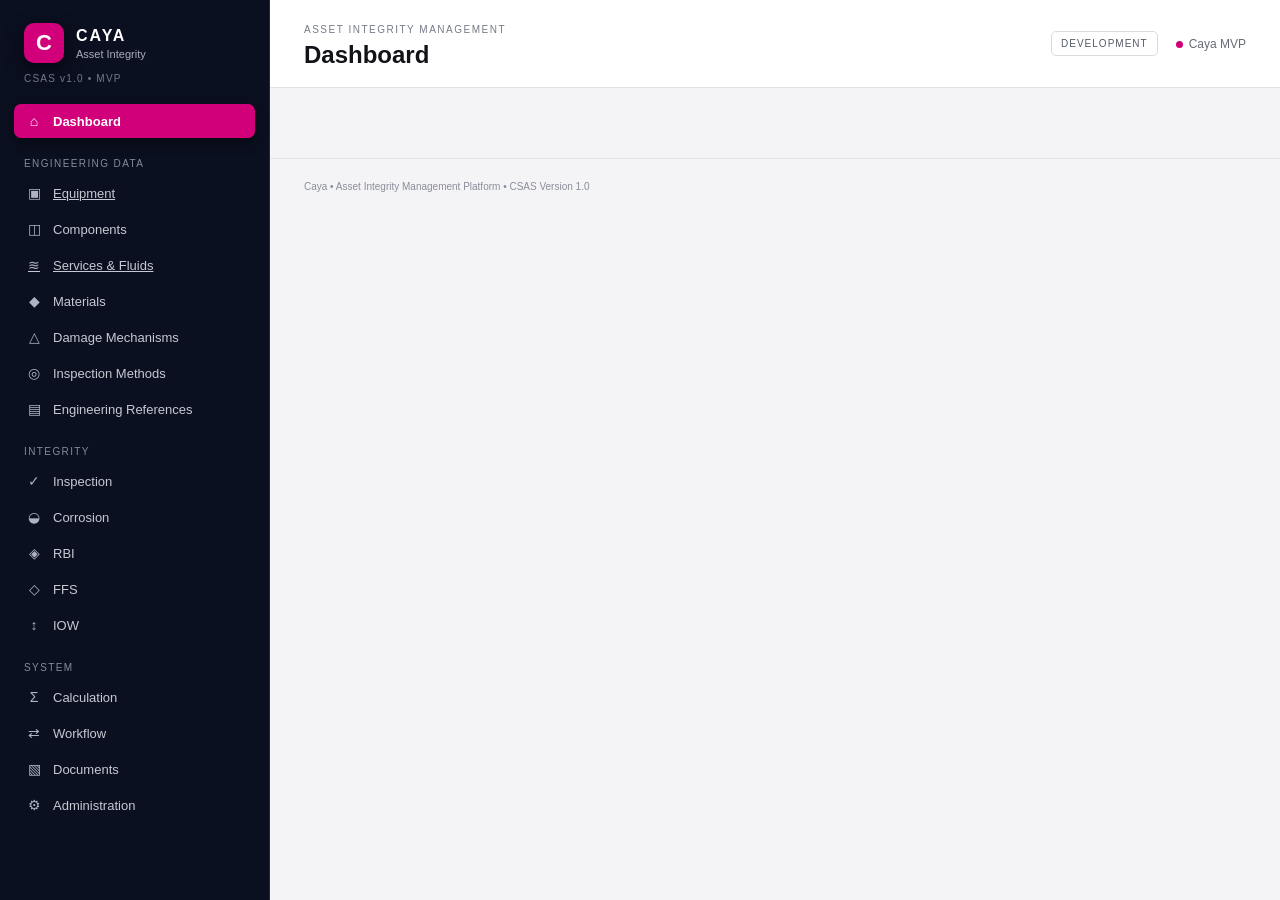
<file: index.html>
<!doctype html>
<html lang="en">
<head>
  <meta charset="UTF-8" />
  <meta name="viewport" content="width=device-width, initial-scale=1.0" />
  <meta name="description" content="Caya Asset Integrity Management Platform" />
  <title>Caya — Asset Integrity Platform</title>
  <link rel="stylesheet" href="styles.css" />
</head>
<body>
  <div class="app-shell">
    <aside class="sidebar">
      <div class="brand"><div class="brand-mark">C</div><div><strong>CAYA</strong><span>Asset Integrity</span></div></div>
      <div class="sidebar-caption">CSAS v1.0 • MVP</div>
      <nav id="main-nav" aria-label="Main navigation">
        <button class="nav-item active" data-page="dashboard"><span class="nav-icon">⌂</span>Dashboard</button>
        <div class="nav-group">ENGINEERING DATA</div>
        <a class="nav-item" href="equipment.html"><span class="nav-icon">▣</span>Equipment</a>
        <button class="nav-item" data-page="components"><span class="nav-icon">◫</span>Components</button>
        <a class="nav-item" href="services.html?v=8"><span class="nav-icon">≋</span>Services &amp; Fluids</a>
        <button class="nav-item" data-page="materials"><span class="nav-icon">◆</span>Materials</button>
        <button class="nav-item" data-page="damage"><span class="nav-icon">△</span>Damage Mechanisms</button>
        <button class="nav-item" data-page="methods"><span class="nav-icon">◎</span>Inspection Methods</button>
        <button class="nav-item" data-page="references"><span class="nav-icon">▤</span>Engineering References</button>
        <div class="nav-group">INTEGRITY</div>
        <button class="nav-item" data-page="inspection"><span class="nav-icon">✓</span>Inspection</button>
        <button class="nav-item" data-page="corrosion"><span class="nav-icon">◒</span>Corrosion</button>
        <button class="nav-item" data-page="rbi"><span class="nav-icon">◈</span>RBI</button>
        <button class="nav-item" data-page="ffs"><span class="nav-icon">◇</span>FFS</button>
        <button class="nav-item" data-page="iow"><span class="nav-icon">↕</span>IOW</button>
        <div class="nav-group">SYSTEM</div>
        <button class="nav-item" data-page="calculation"><span class="nav-icon">Σ</span>Calculation</button>
        <button class="nav-item" data-page="workflow"><span class="nav-icon">⇄</span>Workflow</button>
        <button class="nav-item" data-page="documents"><span class="nav-icon">▧</span>Documents</button>
        <button class="nav-item" data-page="administration"><span class="nav-icon">⚙</span>Administration</button>
      </nav>
    </aside>
    <main class="main-content">
      <header class="topbar"><div><span class="eyebrow">ASSET INTEGRITY MANAGEMENT</span><h1 id="page-title">Dashboard</h1></div><div class="topbar-actions"><span class="environment">DEVELOPMENT</span><span class="topbar-status"><span class="status-dot"></span>Caya MVP</span></div></header>
      <section id="page-content" class="content"></section>
      <footer class="footer">Caya • Asset Integrity Management Platform • CSAS Version 1.0</footer>
    </main>
  </div>
  <script src="app.js?v=8"></script>
</body>
</html>
</file>
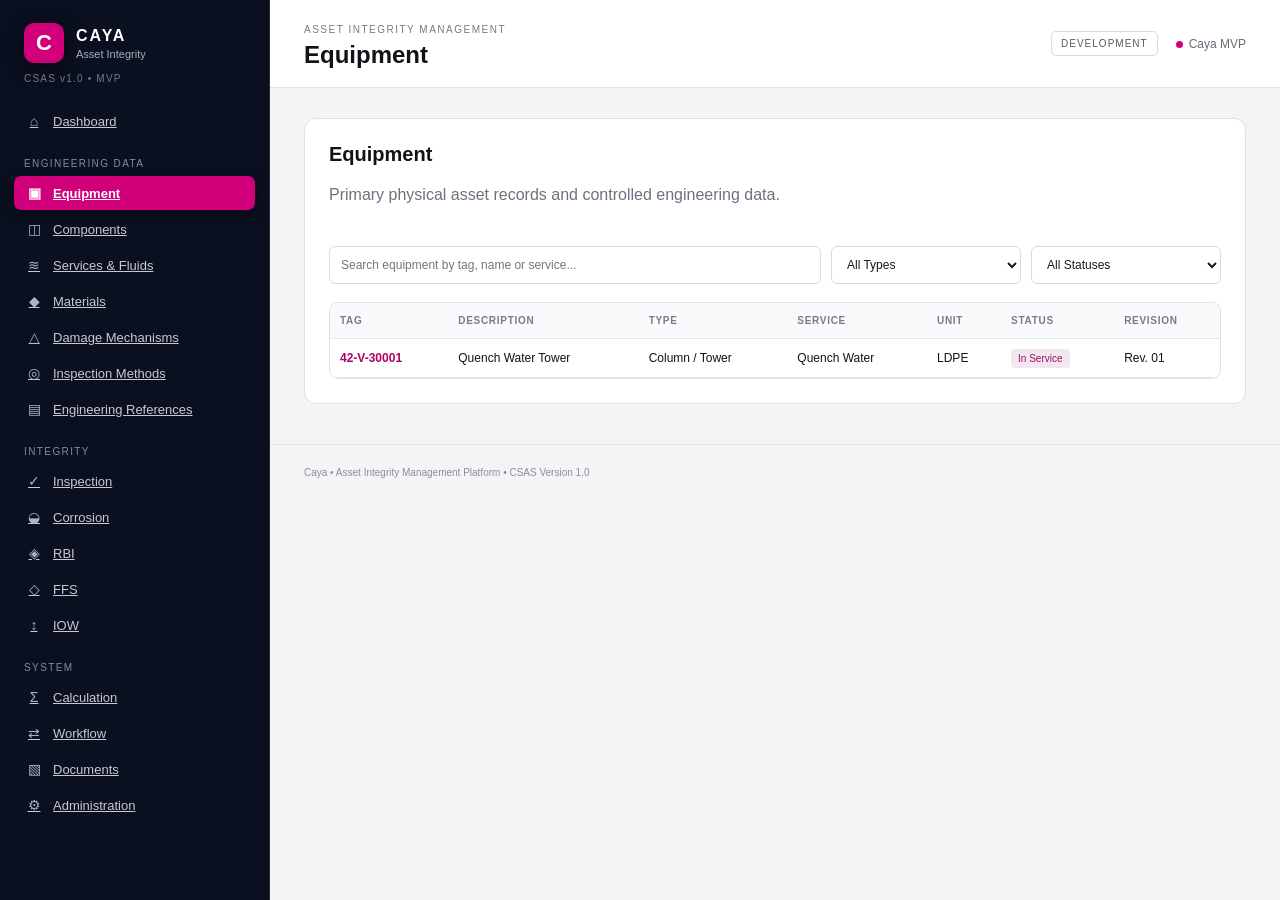
<file: equipment.html>
<!doctype html>
<html lang="en"><head><meta charset="UTF-8"><meta name="viewport" content="width=device-width,initial-scale=1.0"><title>Caya — Equipment</title><link rel="stylesheet" href="styles.css">
<style>
.record-header{display:flex;justify-content:space-between;align-items:flex-start;gap:20px;margin-bottom:22px}
.record-title{display:flex;align-items:center;gap:14px}.record-title h2{margin:0}.record-tag{font-family:monospace;background:#0b1020;color:#fff;padding:7px 11px;border-radius:6px}
.record-meta{display:flex;flex-wrap:wrap;gap:8px;margin-top:9px}.meta-chip{border:1px solid #e5e7eb;background:#fff;border-radius:999px;padding:5px 10px;font-size:12px}.meta-chip strong{color:#0b1020}
.tabs{display:flex;gap:4px;border-bottom:1px solid #e5e7eb;margin-bottom:20px;overflow:auto}.tab{border:0;background:transparent;padding:12px 16px;cursor:pointer;font-weight:600;color:#6b7280;white-space:nowrap;border-bottom:3px solid transparent}.tab.active{color:#d1007a;border-bottom-color:#d1007a}
.tab-panel{display:none}.tab-panel.active{display:block}.section-title{display:flex;justify-content:space-between;align-items:center;margin-bottom:14px}.section-title h3{margin:0}.info-grid{display:grid;grid-template-columns:repeat(3,1fr);gap:14px}.info-card{border:1px solid #e5e7eb;border-radius:10px;padding:14px;background:#fff}.info-card label{display:block;font-size:11px;text-transform:uppercase;color:#6b7280;margin-bottom:6px}.info-card div{font-weight:600;color:#111827}.subsection{margin-top:22px}.subsection h4{margin:0 0 12px}.record-table{width:100%;border-collapse:collapse;background:#fff}.record-table th,.record-table td{padding:12px 10px;border-bottom:1px solid #e5e7eb;text-align:left;font-size:13px}.record-table th{font-size:11px;text-transform:uppercase;color:#6b7280;background:#f8fafc}.empty-note{padding:25px;border:1px dashed #d1d5db;border-radius:10px;color:#6b7280;background:#fafafa}.document-icon{font-size:18px;margin-right:7px}.back-btn{margin-bottom:16px}
@media(max-width:900px){.info-grid{grid-template-columns:repeat(2,1fr)}.record-header{flex-direction:column}}
@media(max-width:600px){.info-grid{grid-template-columns:1fr}}
</style></head>
<body><div class="app-shell">
<aside class="sidebar"><div class="brand"><div class="brand-mark">C</div><div><strong>CAYA</strong><span>Asset Integrity</span></div></div><div class="sidebar-caption">CSAS v1.0 • MVP</div>
<nav id="main-nav" aria-label="Main navigation">
<a class="nav-item" href="index.html"><span class="nav-icon">⌂</span>Dashboard</a><div class="nav-group">ENGINEERING DATA</div>
<a class="nav-item active" href="equipment.html"><span class="nav-icon">▣</span>Equipment</a>
<a class="nav-item" href="#"><span class="nav-icon">◫</span>Components</a><a class="nav-item" href="#"><span class="nav-icon">≋</span>Services &amp; Fluids</a><a class="nav-item" href="#"><span class="nav-icon">◆</span>Materials</a><a class="nav-item" href="#"><span class="nav-icon">△</span>Damage Mechanisms</a><a class="nav-item" href="#"><span class="nav-icon">◎</span>Inspection Methods</a><a class="nav-item" href="#"><span class="nav-icon">▤</span>Engineering References</a>
<div class="nav-group">INTEGRITY</div><a class="nav-item" href="#"><span class="nav-icon">✓</span>Inspection</a><a class="nav-item" href="#"><span class="nav-icon">◒</span>Corrosion</a><a class="nav-item" href="#"><span class="nav-icon">◈</span>RBI</a><a class="nav-item" href="#"><span class="nav-icon">◇</span>FFS</a><a class="nav-item" href="#"><span class="nav-icon">↕</span>IOW</a>
<div class="nav-group">SYSTEM</div><a class="nav-item" href="#"><span class="nav-icon">Σ</span>Calculation</a><a class="nav-item" href="#"><span class="nav-icon">⇄</span>Workflow</a><a class="nav-item" href="#"><span class="nav-icon">▧</span>Documents</a><a class="nav-item" href="#"><span class="nav-icon">⚙</span>Administration</a>
</nav></aside>
<main class="main-content"><header class="topbar"><div><span class="eyebrow">ASSET INTEGRITY MANAGEMENT</span><h1>Equipment</h1></div><div class="topbar-actions"><span class="environment">DEVELOPMENT</span><span class="topbar-status"><span class="status-dot"></span>Caya MVP</span></div></header>
<section class="content">

<div id="equipment-list" class="page-panel equipment-page">
<div class="equipment-header"><div><h2>Equipment</h2><p class="placeholder">Primary physical asset records and controlled engineering data.</p></div></div>
<div class="equipment-toolbar"><input class="search-input" type="search" placeholder="Search equipment by tag, name or service..."><select class="filter-select"><option>All Types</option></select><select class="filter-select"><option>All Statuses</option></select></div>
<div class="table-wrap"><table class="data-table equipment-table"><thead><tr><th>Tag</th><th>Description</th><th>Type</th><th>Service</th><th>Unit</th><th>Status</th><th>Revision</th></tr></thead><tbody><tr><td><button class="link-btn" type="button" onclick="showRecord()">42-V-30001</button></td><td>Quench Water Tower</td><td>Column / Tower</td><td>Quench Water</td><td>LDPE</td><td><span class="status-badge">In Service</span></td><td>Rev. 01</td></tr></tbody></table></div>
</div>

<div id="equipment-record" class="page-panel equipment-page" style="display:none">
<button class="secondary-btn back-btn" type="button" onclick="showList()">← Back to Equipment List</button>
<div class="record-header"><div><div class="record-title"><span class="record-tag">42-V-30001</span><h2>Quench Water Tower</h2></div><div class="record-meta"><span class="meta-chip"><strong>Type:</strong> Column / Tower</span><span class="meta-chip"><strong>Unit:</strong> LDPE</span><span class="meta-chip"><strong>Status:</strong> In Service</span><span class="meta-chip"><strong>Revision:</strong> 01</span></div></div></div>

<div class="tabs" role="tablist">
<button class="tab active" onclick="openTab('basic',this)">Basic Information</button>
<button class="tab" onclick="openTab('details',this)">Equipment Details</button>
<button class="tab" onclick="openTab('inspection',this)">Inspection History</button>
<button class="tab" onclick="openTab('rbi',this)">RBI Assessments</button>
<button class="tab" onclick="openTab('documents',this)">Documents</button>
</div>

<div id="basic" class="tab-panel active">
<div class="section-title"><h3>Basic Information</h3></div>
<div class="info-grid">
<div class="info-card"><label>Equipment Tag</label><div>42-V-30001</div></div><div class="info-card"><label>Equipment Name</label><div>Quench Water Tower</div></div><div class="info-card"><label>Equipment Type</label><div>Column / Tower</div></div>
<div class="info-card"><label>Plant / Unit</label><div>LDPE</div></div><div class="info-card"><label>Area</label><div>Quench Section</div></div><div class="info-card"><label>Service / Fluid</label><div>Quench Water</div></div>
<div class="info-card"><label>Equipment Status</label><div>In Service</div></div><div class="info-card"><label>Manufacturer</label><div>Sample Manufacturer</div></div><div class="info-card"><label>Manufacturer Serial No.</label><div>QWT-30001</div></div>
<div class="info-card"><label>Year of Manufacture</label><div>2018</div></div><div class="info-card"><label>Installation Date</label><div>2019</div></div><div class="info-card"><label>Commissioning Date</label><div>2019</div></div>
</div></div>

<div id="details" class="tab-panel">
<div class="section-title"><h3>Equipment Details</h3></div>
<div class="subsection"><h4>Operating Conditions</h4><div class="info-grid"><div class="info-card"><label>Operating Temperature</label><div>85 °C</div></div><div class="info-card"><label>Operating Pressure</label><div>3.5 barg</div></div><div class="info-card"><label>Service State</label><div>Continuous Service</div></div></div></div>
<div class="subsection"><h4>Design Conditions</h4><div class="info-grid"><div class="info-card"><label>Design Temperature</label><div>120 °C</div></div><div class="info-card"><label>Design Pressure</label><div>6 barg</div></div><div class="info-card"><label>Design Code</label><div>ASME Section VIII</div></div></div></div>
<div class="subsection"><h4>Process / Environment Indicators</h4><div class="info-grid"><div class="info-card"><label>H₂S</label><div>Not Reported</div></div><div class="info-card"><label>CO₂</label><div>Not Reported</div></div><div class="info-card"><label>Chloride</label><div>150 ppm</div></div><div class="info-card"><label>Water</label><div>Present</div></div><div class="info-card"><label>Amine</label><div>None</div></div><div class="info-card"><label>Steam</label><div>None</div></div></div></div>
<div class="subsection"><h4>Engineering Scope</h4><div class="info-grid"><div class="info-card"><label>Material</label><div>Carbon Steel</div></div><div class="info-card"><label>Nominal Thickness</label><div>10 mm</div></div><div class="info-card"><label>Insulation</label><div>Insulated</div></div><div class="info-card"><label>Corrosion Loop</label><div>QL-01</div></div><div class="info-card"><label>Components</label><div>Shell, Head, Nozzles</div></div><div class="info-card"><label>Initial Damage Mechanisms</label><div>General Corrosion / CUI</div></div></div></div>
</div>

<div id="inspection" class="tab-panel">
<div class="section-title"><h3>Inspection History</h3></div>
<table class="record-table"><thead><tr><th>Date</th><th>Inspection Type</th><th>Method</th><th>Finding</th><th>Report No.</th><th>Status</th></tr></thead><tbody>
<tr><td>2025-11-18</td><td>External Inspection</td><td>VT</td><td>Coating condition acceptable; no significant external damage observed.</td><td>INS-42-V-30001-25-01</td><td>Completed</td></tr>
<tr><td>2024-10-12</td><td>UT Thickness Measurement</td><td>UTWT</td><td>Thickness readings within acceptable range; monitoring continued.</td><td>INS-42-V-30001-24-02</td><td>Completed</td></tr>
<tr><td>2023-09-05</td><td>Internal Inspection</td><td>VT + UT</td><td>Internal surfaces visually acceptable with localized corrosion indications.</td><td>INS-42-V-30001-23-03</td><td>Completed</td></tr>
</tbody></table>
</div>

<div id="rbi" class="tab-panel">
<div class="section-title"><h3>RBI Assessments</h3></div>
<table class="record-table"><thead><tr><th>RBI No.</th><th>Revision</th><th>Assessment Date</th><th>PoF</th><th>CoF</th><th>Risk</th><th>Inspection Interval</th><th>Status</th></tr></thead><tbody>
<tr><td>RBI-42-V-30001</td><td>Rev. 01</td><td>2024-11-20</td><td>2</td><td>3</td><td>Medium</td><td>60 months</td><td>Current</td></tr>
<tr><td>RBI-42-V-30001</td><td>Rev. 00</td><td>2021-10-14</td><td>2</td><td>3</td><td>Medium</td><td>60 months</td><td>Superseded</td></tr>
</tbody></table>
</div>

<div id="documents" class="tab-panel">
<div class="section-title"><h3>Equipment Documents</h3></div>
<table class="record-table"><thead><tr><th>Document No.</th><th>Document Type</th><th>Revision</th><th>Date</th><th>Description</th><th>File</th></tr></thead><tbody>
<tr><td>P-ID-42-V-30001</td><td><span class="document-icon">▧</span>P&amp;ID</td><td>04</td><td>2025-03-10</td><td>Process and instrumentation diagram</td><td>Sample_P&amp;ID.pdf</td></tr>
<tr><td>DS-42-V-30001</td><td><span class="document-icon">▧</span>Datasheet</td><td>03</td><td>2019-06-15</td><td>Equipment datasheet</td><td>42-V-30001_Datasheet.pdf</td></tr>
<tr><td>DWG-42-V-30001</td><td><span class="document-icon">▧</span>GA Drawing</td><td>02</td><td>2019-05-22</td><td>General arrangement drawing</td><td>42-V-30001_GA.pdf</td></tr>
<tr><td>RBI-42-V-30001</td><td><span class="document-icon">▧</span>RBI Report</td><td>01</td><td>2024-11-20</td><td>Current RBI assessment report</td><td>RBI_42-V-30001_Rev01.pdf</td></tr>
<tr><td>INS-42-V-30001-25-01</td><td><span class="document-icon">▧</span>Inspection Report</td><td>00</td><td>2025-11-18</td><td>External inspection report</td><td>Inspection_2025.pdf</td></tr>
</tbody></table>
</div>
</div>
</section>
<footer class="footer">Caya • Asset Integrity Management Platform • CSAS Version 1.0</footer></main></div>
<script>
function showRecord(){document.getElementById('equipment-list').style.display='none';document.getElementById('equipment-record').style.display='block';window.scrollTo(0,0)}
function showList(){document.getElementById('equipment-record').style.display='none';document.getElementById('equipment-list').style.display='block';window.scrollTo(0,0)}
function openTab(id,button){document.querySelectorAll('.tab-panel').forEach(p=>p.classList.remove('active'));document.querySelectorAll('.tab').forEach(b=>b.classList.remove('active'));document.getElementById(id).classList.add('active');button.classList.add('active')}
</script></body></html>
</file>
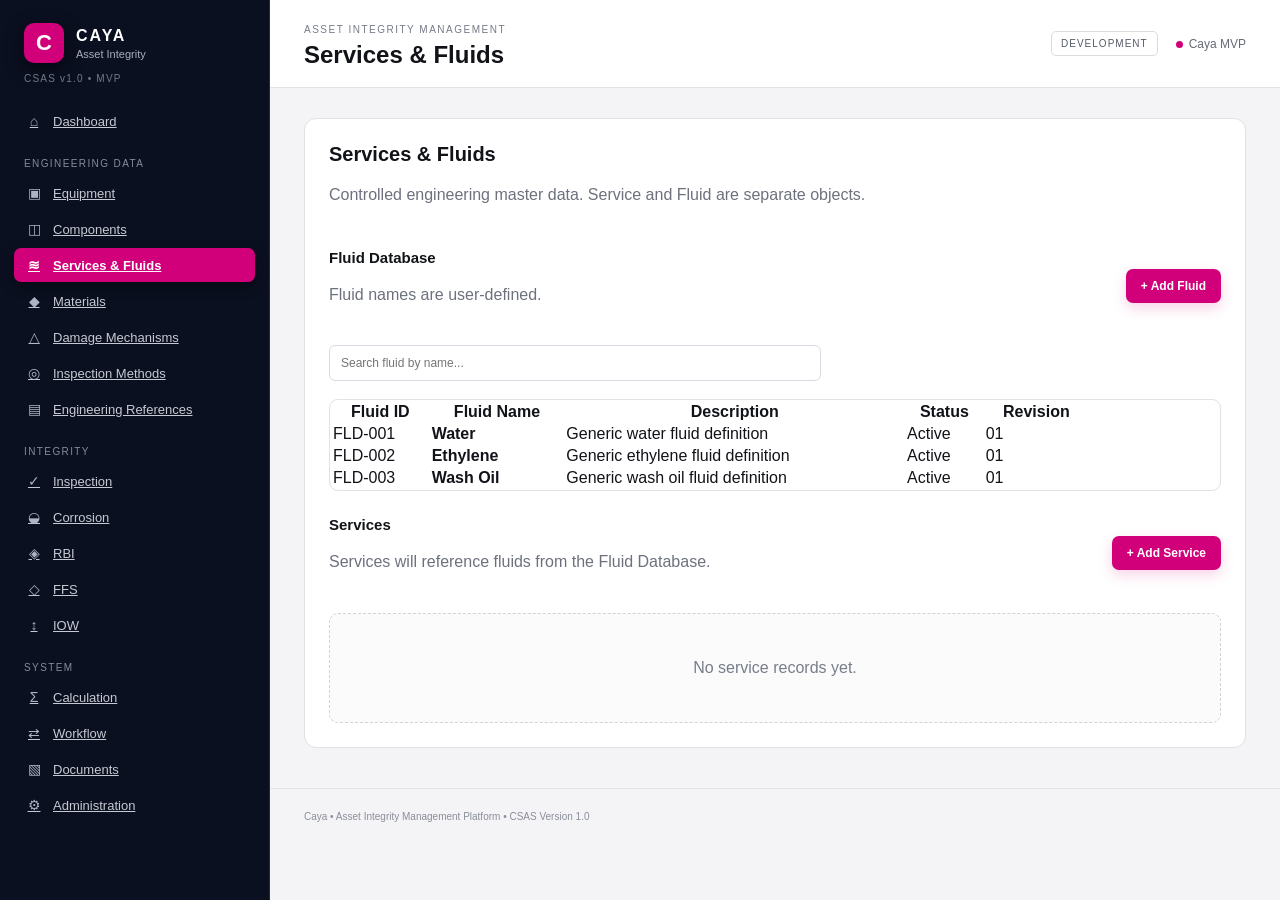
<file: services.html>
<!doctype html>
<html lang="en">
<head>
<meta charset="UTF-8">
<meta name="viewport" content="width=device-width, initial-scale=1.0">
<title>Caya — Services & Fluids</title>
<link rel="stylesheet" href="styles.css?v=8">
<style>
.services-content{max-width:1500px}
.modal{display:none;position:fixed;inset:0;background:rgba(8,9,12,.5);align-items:center;justify-content:center;padding:20px;z-index:20}
.modal-card{background:#fff;width:min(620px,100%);border-radius:14px;padding:26px;box-shadow:0 20px 60px rgba(0,0,0,.18)}
.modal-card h2{margin:0 0 20px}.field{margin-bottom:16px}.field label{display:block;font-weight:700;font-size:12px;margin-bottom:7px}.field input,.field textarea{width:100%;box-sizing:border-box;padding:11px;border:1px solid #d4d8df;border-radius:8px;font:inherit}.actions{display:flex;justify-content:flex-end;gap:10px;margin-top:20px}
</style>
</head>
<body>
<div class="app-shell">
<aside class="sidebar">
<div class="brand"><div class="brand-mark">C</div><div><strong>CAYA</strong><span>Asset Integrity</span></div></div>
<div class="sidebar-caption">CSAS v1.0 • MVP</div>
<nav aria-label="Main navigation">
<a class="nav-item" href="index.html"><span class="nav-icon">⌂</span>Dashboard</a>
<div class="nav-group">ENGINEERING DATA</div>
<a class="nav-item" href="equipment.html"><span class="nav-icon">▣</span>Equipment</a>
<a class="nav-item" href="index.html#components"><span class="nav-icon">◫</span>Components</a>
<a class="nav-item active" href="services.html"><span class="nav-icon">≋</span>Services &amp; Fluids</a>
<a class="nav-item" href="index.html#materials"><span class="nav-icon">◆</span>Materials</a>
<a class="nav-item" href="index.html#damage"><span class="nav-icon">△</span>Damage Mechanisms</a>
<a class="nav-item" href="index.html#methods"><span class="nav-icon">◎</span>Inspection Methods</a>
<a class="nav-item" href="index.html#references"><span class="nav-icon">▤</span>Engineering References</a>
<div class="nav-group">INTEGRITY</div>
<a class="nav-item" href="index.html#inspection"><span class="nav-icon">✓</span>Inspection</a>
<a class="nav-item" href="index.html#corrosion"><span class="nav-icon">◒</span>Corrosion</a>
<a class="nav-item" href="index.html#rbi"><span class="nav-icon">◈</span>RBI</a>
<a class="nav-item" href="index.html#ffs"><span class="nav-icon">◇</span>FFS</a>
<a class="nav-item" href="index.html#iow"><span class="nav-icon">↕</span>IOW</a>
<div class="nav-group">SYSTEM</div>
<a class="nav-item" href="index.html#calculation"><span class="nav-icon">Σ</span>Calculation</a>
<a class="nav-item" href="index.html#workflow"><span class="nav-icon">⇄</span>Workflow</a>
<a class="nav-item" href="index.html#documents"><span class="nav-icon">▧</span>Documents</a>
<a class="nav-item" href="index.html#administration"><span class="nav-icon">⚙</span>Administration</a>
</nav>
</aside>
<main class="main-content">
<header class="topbar"><div><span class="eyebrow">ASSET INTEGRITY MANAGEMENT</span><h1>Services &amp; Fluids</h1></div><div class="topbar-actions"><span class="environment">DEVELOPMENT</span><span class="topbar-status"><span class="status-dot"></span>Caya MVP</span></div></header>
<section class="content services-content">
<div class="page-panel">
<div class="equipment-header"><div><h2>Services &amp; Fluids</h2><p class="placeholder">Controlled engineering master data. Service and Fluid are separate objects.</p></div></div>
<div class="section">
<div class="equipment-header"><div><h3>Fluid Database</h3><p class="placeholder">Fluid names are user-defined.</p></div><button class="primary-btn" id="add-fluid">+ Add Fluid</button></div>
<div class="equipment-toolbar"><input id="fluid-search" class="search-input" placeholder="Search fluid by name..."></div>
<div id="fluid-list"></div>
</div>
<div class="section">
<div class="equipment-header"><div><h3>Services</h3><p class="placeholder">Services will reference fluids from the Fluid Database.</p></div><button class="primary-btn" id="add-service">+ Add Service</button></div>
<div class="empty-state">No service records yet.</div>
</div>
</div>
</section>
<footer class="footer">Caya • Asset Integrity Management Platform • CSAS Version 1.0</footer>
</main>
</div>
<div class="modal" id="fluid-modal"><div class="modal-card">
<h2>Create Fluid</h2>
<div class="field"><label>Fluid Name *</label><input id="fluid-name" placeholder="e.g. Water, Ethylene, Wash Oil"></div>
<div class="field"><label>Description</label><textarea id="fluid-description" rows="3" placeholder="Optional description"></textarea></div>
<div class="actions"><button class="secondary-btn" id="cancel-fluid">Cancel</button><button class="primary-btn" id="save-fluid">Create Fluid</button></div>
</div></div>
<script>
const defaultFluids=[{id:'FLD-001',name:'Water',description:'Generic water fluid definition',status:'Active',revision:'01'},{id:'FLD-002',name:'Ethylene',description:'Generic ethylene fluid definition',status:'Active',revision:'01'},{id:'FLD-003',name:'Wash Oil',description:'Generic wash oil fluid definition',status:'Active',revision:'01'}];
function getFluids(){try{const x=JSON.parse(localStorage.getItem('caya-fluids'));return Array.isArray(x)&&x.length?x:defaultFluids}catch(e){return defaultFluids}}
function saveFluids(x){localStorage.setItem('caya-fluids',JSON.stringify(x))}
function renderFluids(){const q=document.getElementById('fluid-search').value.toLowerCase();const rows=getFluids().filter(x=>x.name.toLowerCase().includes(q));document.getElementById('fluid-list').innerHTML=rows.length?'<div class="table-wrap"><table class="equipment-table"><thead><tr><th>Fluid ID</th><th>Fluid Name</th><th>Description</th><th>Status</th><th>Revision</th></tr></thead><tbody>'+rows.map(x=>'<tr><td>'+x.id+'</td><td><strong>'+x.name+'</strong></td><td>'+x.description+'</td><td>'+x.status+'</td><td>'+x.revision+'</td></tr>').join('')+'</tbody></table></div>':'<div class="empty-state">No fluids found.</div>'}
document.getElementById('add-fluid').onclick=()=>document.getElementById('fluid-modal').style.display='flex';
document.getElementById('cancel-fluid').onclick=()=>document.getElementById('fluid-modal').style.display='none';
document.getElementById('fluid-search').oninput=renderFluids;
document.getElementById('save-fluid').onclick=()=>{const name=document.getElementById('fluid-name').value.trim();if(!name){alert('Fluid Name is required.');return}const fluids=getFluids();if(fluids.some(x=>x.name.toLowerCase()===name.toLowerCase())){alert('This fluid already exists.');return}const n=fluids.reduce((m,x)=>{const v=parseInt(String(x.id).replace(/\D/g,''),10);return Number.isFinite(v)?Math.max(m,v):m},0)+1;fluids.push({id:'FLD-'+String(n).padStart(3,'0'),name,description:document.getElementById('fluid-description').value.trim(),status:'Active',revision:'01'});saveFluids(fluids);document.getElementById('fluid-name').value='';document.getElementById('fluid-description').value='';document.getElementById('fluid-modal').style.display='none';renderFluids()};
document.getElementById('add-service').onclick=()=>alert('Service creation will be implemented after the Fluid Database is reviewed.');
renderFluids();
</script>
</body>
</html>
</file>
<file: styles.css>
*{box-sizing:border-box}html{scroll-behavior:smooth}body{margin:0;font-family:Inter,Segoe UI,Arial,sans-serif;background:#f4f4f6;color:#111318}.app-shell{display:flex;min-height:100vh}.sidebar{width:270px;background:#0b1020;color:#e8e9ee;padding:20px 14px;position:fixed;inset:0 auto 0 0;overflow:auto;border-right:1px solid #242a3a}.brand{display:flex;align-items:center;gap:12px;padding:3px 10px 10px}.brand-mark{width:40px;height:40px;border-radius:10px;background:#d1007a;display:grid;place-items:center;color:#fff;font-weight:800;font-size:22px;box-shadow:0 6px 18px #050711}.brand strong,.brand span{display:block}.brand strong{letter-spacing:2px;color:#fff}.brand span{font-size:11px;color:#a9adbb;margin-top:3px}.sidebar-caption{margin:0 10px 20px;font-size:10px;letter-spacing:1.2px;color:#73798a}.nav-group{font-size:10px;letter-spacing:1.4px;color:#858b9b;margin:20px 10px 7px}.nav-item{display:flex;align-items:center;gap:10px;width:100%;border:0;background:transparent;color:#c6c9d2;text-align:left;padding:9px 11px;border-radius:7px;margin:2px 0;cursor:pointer;font-size:13px;transition:.15s}.nav-item:hover{background:#1a2033;color:#fff}.nav-item.active{background:#d1007a;color:#fff;font-weight:600;box-shadow:0 4px 12px #070a13}.nav-icon{width:18px;text-align:center;color:#aeb3c2;font-size:14px}.nav-item.active .nav-icon{color:#fff}.main-content{margin-left:270px;width:calc(100% - 270px);min-height:100vh}.topbar{height:88px;background:#fff;border-bottom:1px solid #e1e1e6;padding:18px 34px;display:flex;align-items:center;justify-content:space-between;position:sticky;top:0;z-index:5}.eyebrow{font-size:10px;letter-spacing:1.5px;color:#777b88}.topbar h1{margin:4px 0 0;font-size:24px;color:#111318}.topbar-actions{display:flex;align-items:center;gap:18px}.environment{font-size:10px;letter-spacing:1px;padding:6px 9px;border:1px solid #d9dbe1;border-radius:5px;color:#555b68}.topbar-status{font-size:12px;color:#666b77}.status-dot{display:inline-block;width:7px;height:7px;background:#d1007a;border-radius:50%;margin-right:6px}.content{padding:30px 34px;max-width:1500px}.hero{background:#fff;border:1px solid #e0e0e5;border-radius:12px;padding:28px;margin-bottom:22px;box-shadow:0 2px 8px rgba(17,19,24,.03)}.hero h2{margin:0 0 8px;font-size:22px}.hero p{margin:0;color:#666b77;line-height:1.6}.hero-meta{display:flex;gap:9px;flex-wrap:wrap;margin-top:18px}.chip{display:inline-flex;padding:6px 9px;border-radius:5px;background:#f3e6ef;color:#8f145f;font-size:11px}.cards{display:grid;grid-template-columns:repeat(4,1fr);gap:16px}.card{background:#fff;border:1px solid #e0e0e5;border-radius:10px;padding:19px}.card .label{font-size:10px;color:#777b88;text-transform:uppercase;letter-spacing:.8px}.card .value{font-size:28px;font-weight:700;margin-top:9px}.card .sub{font-size:11px;color:#858995;margin-top:5px}.section{margin-top:25px}.section h3{font-size:15px;margin:0 0 12px}.module-grid{display:grid;grid-template-columns:repeat(3,1fr);gap:14px}.module{background:#fff;border:1px solid #e0e0e5;border-radius:10px;padding:18px;cursor:pointer;transition:.15s}.module:hover{border-color:#d1007a;transform:translateY(-1px)}.module strong{display:block;margin-bottom:6px}.module span{font-size:12px;color:#6d7280;line-height:1.5}.module .module-code{display:block;font-size:10px;color:#d1007a;letter-spacing:1px;margin-bottom:9px}.page-panel{background:#fff;border:1px solid #e0e0e5;border-radius:12px;padding:24px}.page-panel h2{margin:0 0 7px;font-size:20px}.page-panel>p{margin:0}.placeholder{color:#6c717d;line-height:1.6}.section-grid{display:grid;grid-template-columns:2fr 1fr;gap:16px;margin-top:18px}.data-table{width:100%;border-collapse:collapse;font-size:12px}.data-table th,.data-table td{text-align:left;padding:12px 10px;border-bottom:1px solid #e6e6ea}.data-table th{font-size:10px;text-transform:uppercase;letter-spacing:.7px;color:#777c89;background:#fafafd}.empty-state{text-align:center;padding:45px 20px;color:#777d89;border:1px dashed #cfd2da;border-radius:9px;background:#fbfbfc}.footer{padding:22px 34px 30px;color:#8a8e99;font-size:10px;border-top:1px solid #e4e4e8;margin-top:10px}.workflow-line{display:flex;gap:0;flex-wrap:wrap;margin-top:15px}.workflow-step{padding:10px 12px;background:#f3f3f6;border:1px solid #dfe1e6;font-size:11px}.workflow-step:not(:last-child){border-right:0}.status-badge{font-size:10px;padding:4px 7px;border-radius:4px;background:#f3e6ef;color:#8f145f}.module-list{display:grid;grid-template-columns:repeat(2,1fr);gap:10px;margin-top:18px}.module-row{padding:13px;border:1px solid #e1e1e6;border-radius:8px;background:#fbfbfc}.module-row strong{font-size:12px}.module-row div{font-size:11px;color:#737884;margin-top:4px}@media(max-width:1000px){.sidebar{width:220px}.main-content{margin-left:220px;width:calc(100% - 220px)}.cards{grid-template-columns:repeat(2,1fr)}.module-grid{grid-template-columns:repeat(2,1fr)}}@media(max-width:700px){.sidebar{position:relative;width:100%;height:auto}.app-shell{display:block}.main-content{margin-left:0;width:100%}.topbar{position:relative}.cards,.module-grid,.module-list,.section-grid{grid-template-columns:1fr}.topbar-actions{display:none}.content{padding:20px}}.equipment-header,.form-header{display:flex;align-items:center;justify-content:space-between;gap:20px;margin-bottom:22px}.primary-btn,.secondary-btn{border:0;border-radius:7px;padding:10px 15px;font-size:12px;font-weight:600;cursor:pointer;transition:.15s}.primary-btn{background:#d1007a;color:#fff;box-shadow:0 5px 14px rgba(209,0,122,.18)}.primary-btn:hover{background:#a80061}.secondary-btn{background:#f1f1f4;color:#333743;border:1px solid #dddfe5}.secondary-btn:hover{background:#e8e8ed}.equipment-toolbar{display:grid;grid-template-columns:1fr 190px 190px;gap:10px;margin-bottom:18px}.search-input,.filter-select,.form-grid input,.form-grid select{width:100%;padding:10px 11px;border:1px solid #d9dbe2;border-radius:6px;background:#fff;color:#161820;font:inherit;font-size:12px;outline:none}.search-input:focus,.filter-select:focus,.form-grid input:focus,.form-grid select:focus{border-color:#d1007a;box-shadow:0 0 0 3px rgba(209,0,122,.08)}.table-wrap{overflow:auto;border:1px solid #e1e1e6;border-radius:9px}.equipment-table{min-width:760px}.equipment-table tbody tr:hover{background:#fcf4f9}.link-btn{background:none;border:0;padding:0;color:#b00066;font:inherit;font-weight:700;cursor:pointer}.form-section{border-top:1px solid #e6e6ea;padding:22px 0}.form-section:first-of-type{border-top:0}.form-section h3{margin:0 0 15px;font-size:13px}.form-grid{display:grid;grid-template-columns:repeat(3,1fr);gap:14px}.form-grid label{display:flex;flex-direction:column;gap:7px;font-size:11px;color:#656a76;font-weight:600}.form-grid label input,.form-grid label select{font-weight:400}.scope-grid{display:grid;grid-template-columns:repeat(3,1fr);gap:12px}.scope-grid>div{padding:15px;border:1px solid #e1e1e6;border-radius:8px;background:#fbfbfc}.scope-grid strong{font-size:12px}.scope-grid p{font-size:11px;color:#737884;line-height:1.5;margin:7px 0 0}.form-actions{display:flex;justify-content:flex-end;gap:10px;padding-top:22px}.detail-grid{display:grid;grid-template-columns:repeat(4,1fr);gap:12px}.detail-card{padding:15px;border:1px solid #e1e1e6;border-radius:8px;background:#fbfbfc}.detail-card span{display:block;font-size:10px;color:#7b808b;text-transform:uppercase;letter-spacing:.6px}.detail-card strong{display:block;margin-top:7px;font-size:13px}@media(max-width:900px){.equipment-toolbar{grid-template-columns:1fr}.form-grid,.scope-grid{grid-template-columns:1fr 1fr}.detail-grid{grid-template-columns:1fr 1fr}}@media(max-width:700px){.equipment-header,.form-header{align-items:flex-start;flex-direction:column}.form-grid,.scope-grid,.detail-grid{grid-template-columns:1fr}}
</file>
